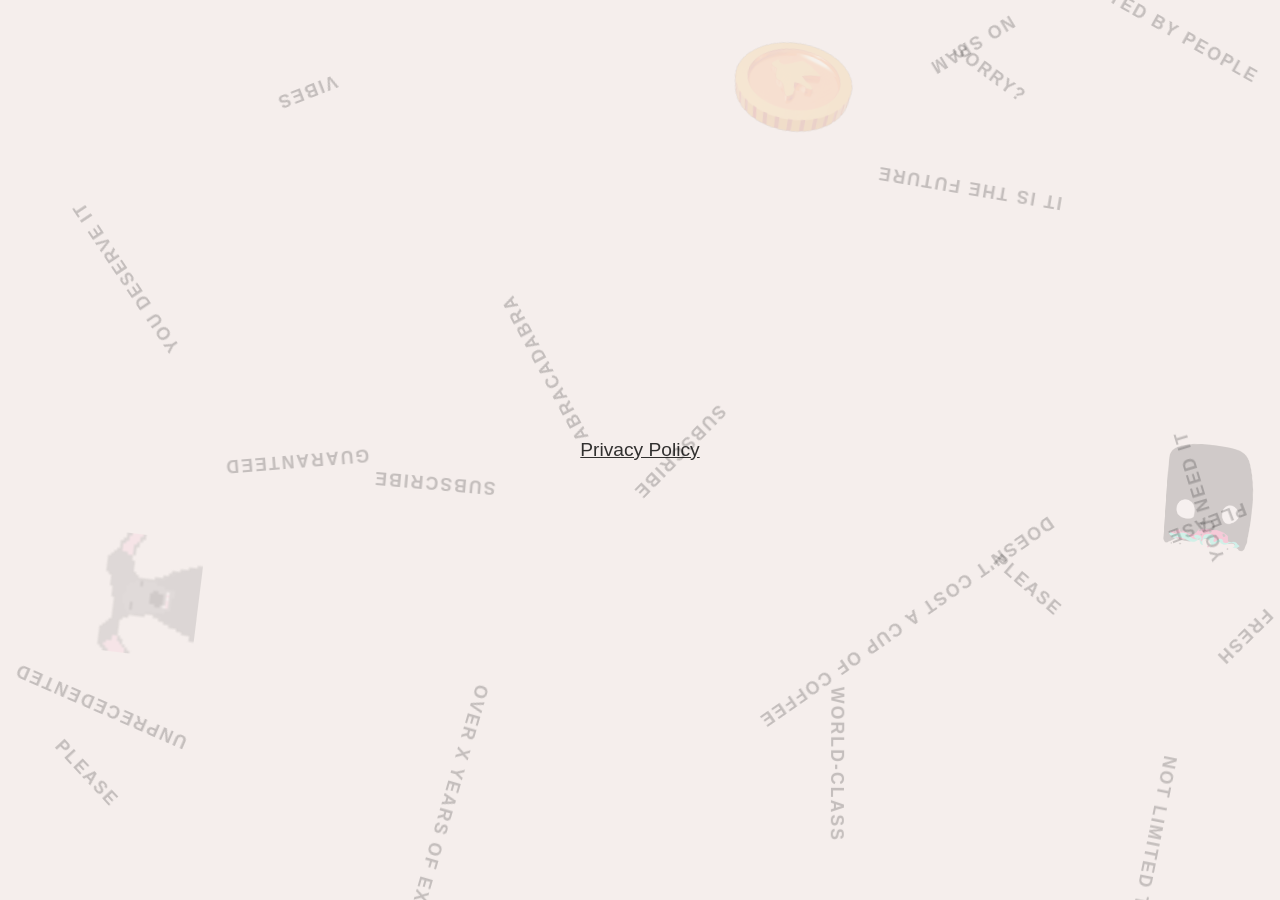
<file: index.html>
﻿<!doctype html>
<html lang="en">
  <head>
    <meta charset="UTF-8" />
    <meta name="viewport" content="width=device-width, initial-scale=1.0" />
    <title>oh hello</title>
    <link rel="icon" href="logo.png" type="image/png" />
    <link rel="stylesheet" href="styles.css" />
  </head>
  <body>
    <div id="words-bg" aria-hidden="true"></div>
    <main>
      <script async src="https://eomail5.com/form/d2028f7a-4241-11f1-b9a8-db831ce0d67c.js" data-form="d2028f7a-4241-11f1-b9a8-db831ce0d67c"></script>
      <p class="privacy-link"><a href="privacy.html">Privacy Policy</a></p>
    </main>

    <script>
      // Bouncing words
      const words = ['over X years of experience','subscribe','please','vibes',"doesn't cost a cup of coffee",
      'you need it','fresh','guaranteed','subscribe','please','no spam','not limited time offer','abracadabra'
      ,'unprecedented','you deserve it','it is the future','please','trusted by people','sorry?','world-class'];
      const container = document.getElementById('words-bg');

      // Add logos as bouncing elements — add more filenames to the array as needed
      const logoFiles = ['logo.png', 'rv2.png', 'Jbuck_SpinC.gif'];
      const logoItems = logoFiles.map(src => {
        const el = document.createElement('img');
        el.src = src;
        el.className = 'floating-logo';
        container.appendChild(el);
        return {
          el,
          x: Math.random() * window.innerWidth,
          y: Math.random() * window.innerHeight,
          vx: (Math.random() - 0.5) * 1.2,
          vy: (Math.random() - 0.5) * 1.2,
          rot: Math.random() * 360,
          vr: (Math.random() - 0.5) * 0.75,
        };
      });

      const items = words.map(word => {
        const el = document.createElement('span');
        el.textContent = word;
        el.className = 'floating-word';
        el.style.color = Math.random() < 0.5 ? '#000' : '#000';
        container.appendChild(el);
        return {
          el,
          x: Math.random() * window.innerWidth,
          y: Math.random() * window.innerHeight,
          vx: (Math.random() - 0.5) * 0.6,
          vy: (Math.random() - 0.5) * 0.6,
          rot: Math.random() * 360,
          vr: (Math.random() - 0.5) * 0.75,
        };
      });
      function tick() {
        const W = window.innerWidth, H = window.innerHeight;
        for (const p of [...items, ...logoItems]) {
          p.x += p.vx; p.y += p.vy;
          const w = p.el.offsetWidth  || 80;
          const h = p.el.offsetHeight || 20;
          if (p.x < 0)     { p.x = 0;     p.vx *= -1; }
          if (p.x + w > W) { p.x = W - w; p.vx *= -1; }
          if (p.y < 0)     { p.y = 0;     p.vy *= -1; }
          if (p.y + h > H) { p.y = H - h; p.vy *= -1; }
          p.el.style.left = p.x + 'px';
          p.el.style.top  = p.y + 'px';
          if (p.vr !== undefined) {
            p.rot += p.vr;
            p.el.style.transform = `rotate(${p.rot}deg)`;
          }
        }
        requestAnimationFrame(tick);
      }
      setTimeout(() => requestAnimationFrame(tick), 100);
    </script>
  </body>
</html>
</file>
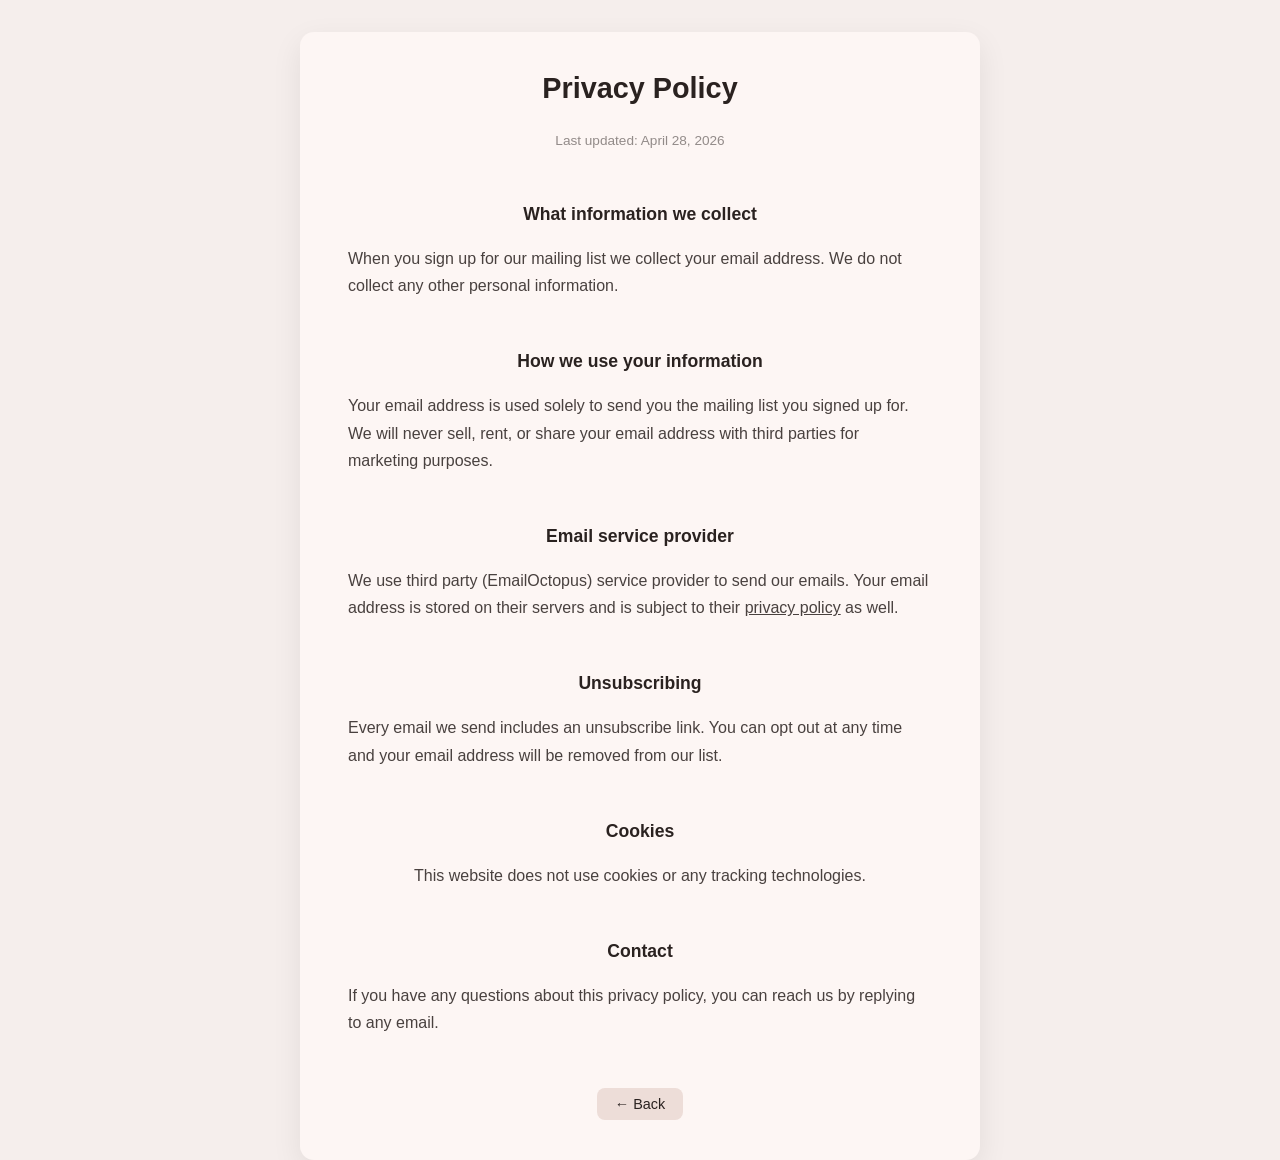
<file: privacy.html>
﻿<!doctype html>
<html lang="en" class="privacy-page">
  <head>
    <meta charset="UTF-8" />
    <meta name="viewport" content="width=device-width, initial-scale=1.0" />
    <title>Privacy Policy</title>
    <link rel="stylesheet" href="styles.css" />
  </head>
  <body>
    <main>
      <h1>Privacy Policy</h1>
      <p class="updated">Last updated: April 28, 2026</p>

      <h2>What information we collect</h2>
      <p>When you sign up for our mailing list we collect your email address. We do not collect any other personal information.</p>

      <h2>How we use your information</h2>
      <p>Your email address is used solely to send you the mailing list you signed up for. We will never sell, rent, or share your email address with third parties for marketing purposes.</p>

      <h2>Email service provider</h2>
      <p>We use third party (EmailOctopus) service provider to send our emails. Your email address is stored on their servers and is subject to their <a href="https://emailoctopus.com/legal/privacy">privacy policy</a> as well.</p>

      <h2>Unsubscribing</h2>
      <p>Every email we send includes an unsubscribe link. You can opt out at any time and your email address will be removed from our list.</p>

      <h2>Cookies</h2>
      <p>This website does not use cookies or any tracking technologies.</p>

      <h2>Contact</h2>
      <p>If you have any questions about this privacy policy, you can reach us by replying to any email.</p>

      <a class="back" href="index.html">← Back</a>
    </main>
  </body>
</html>
</file>
<file: styles.css>
﻿*, *::before, *::after {
  box-sizing: border-box;
  margin: 0;
  padding: 0;
}

html, body {
  height: 100%;
}

body {
  min-height: 100vh;
  background: #f5eeec;
  /* background: #000 url('background1.png') center/cover no-repeat; */
  display: flex;
  align-items: center;
  justify-content: center;
  font-family: -apple-system, BlinkMacSystemFont, "Segoe UI", Roboto, Helvetica, Arial, sans-serif;
  color: #ffffff;
  overflow: hidden;
}

body::before,
body::after {
  content: none;
}



#words-bg {
  position: fixed;
  inset: 0;
  z-index: 0;
  pointer-events: none;
  overflow: hidden;
}

.floating-logo {
  position: absolute;
  top: 0;
  left: 0;
  width: 120px;
  pointer-events: none;
  will-change: transform;
  opacity: 0.15;
}

.floating-word {
  position: absolute;
  top: 0;
  left: 0;
  font-size: clamp(0.7rem, 1.5vw, 1.1rem);
  font-weight: 700;
  letter-spacing: 0.12em;
  text-transform: uppercase;
  opacity: 0.20;
  white-space: nowrap;
  will-change: transform;
}

main {
  position: relative;
  z-index: 1;
  display: flex;
  flex-direction: column;
  align-items: center;
  gap: 1.25rem;
  padding: 2rem;
  width: 100%;
  max-width: 520px;
}

.privacy-link {
  font-size: 1.2rem;
  color: #000;
  opacity: 0.8;
}

.privacy-link a {
  color: inherit;
  text-decoration: underline;
}

.privacy-link a:hover {
  opacity: 1;
}

/* Privacy Policy page */
.privacy-page body {
  background: #f5eeec;
  color: #2a2220;
  display: block;
  overflow: auto;
}

.privacy-page main {
  max-width: 680px;
  width: 100%;
  margin: 2rem auto;
  padding: 2.5rem 3rem;
  border-radius: 14px;
  background: #fdf6f4;
  box-shadow: 0 10px 30px rgba(0, 0, 0, 0.08);
  color: #2a2220;
}

@media (max-width: 600px) {
  .privacy-page main { padding: 1.5rem; margin: 1rem; }
}

.privacy-page h1 { margin-top: 0; font-size: 1.8rem; }
.privacy-page h2 { font-size: 1.1rem; margin-top: 2rem; }
.privacy-page p,
.privacy-page li { line-height: 1.7; opacity: 0.85; }
.privacy-page a { color: inherit; }

.privacy-page .back {
  display: inline-block;
  margin-top: 2rem;
  padding: 0.5rem 1.1rem;
  font-size: 0.9rem;
  color: #2a2220;
  background: #edddd8;
  border-radius: 8px;
  text-decoration: none;
  transition: background 0.15s, border-color 0.15s;
}
.privacy-page .back:hover {
  background: #e2ccc7;
  opacity: 1;
}
.privacy-page .updated { font-size: 0.85rem; opacity: 0.5; margin-top: 0.25rem; }
</file>
